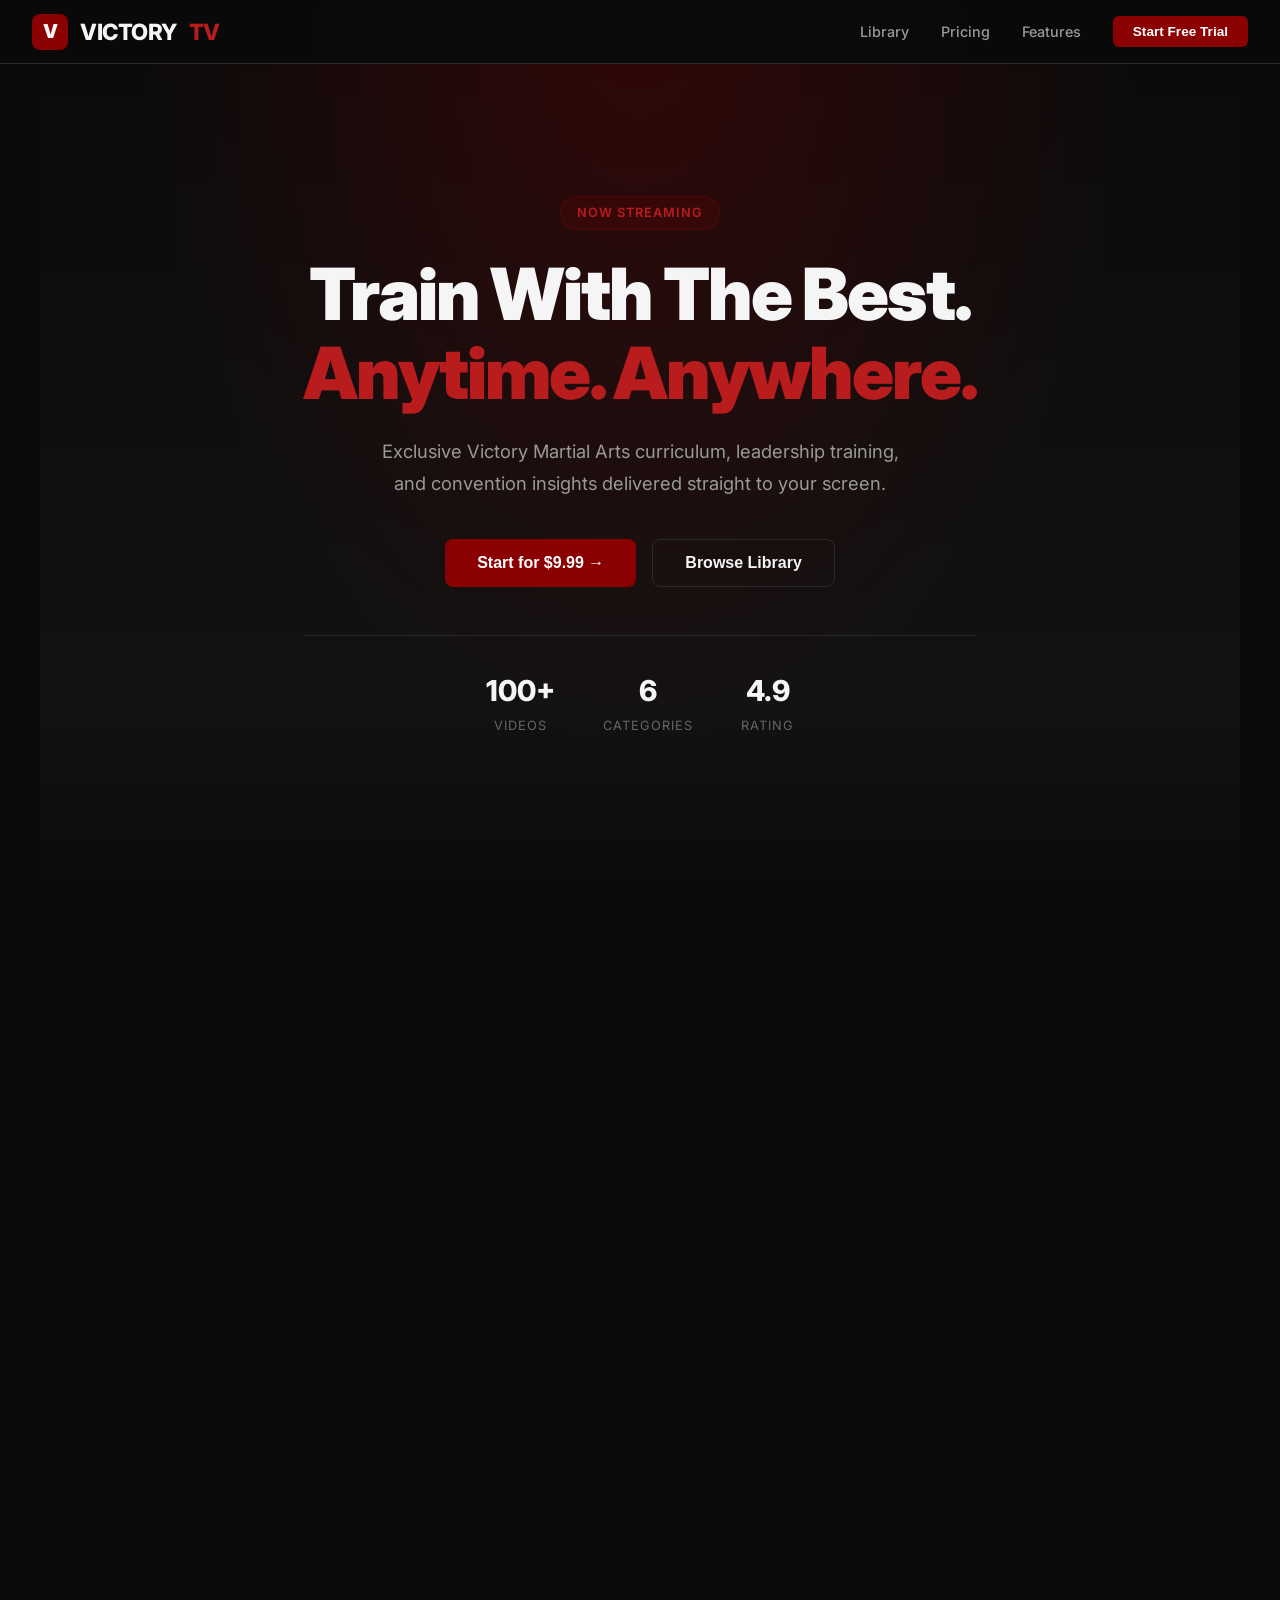
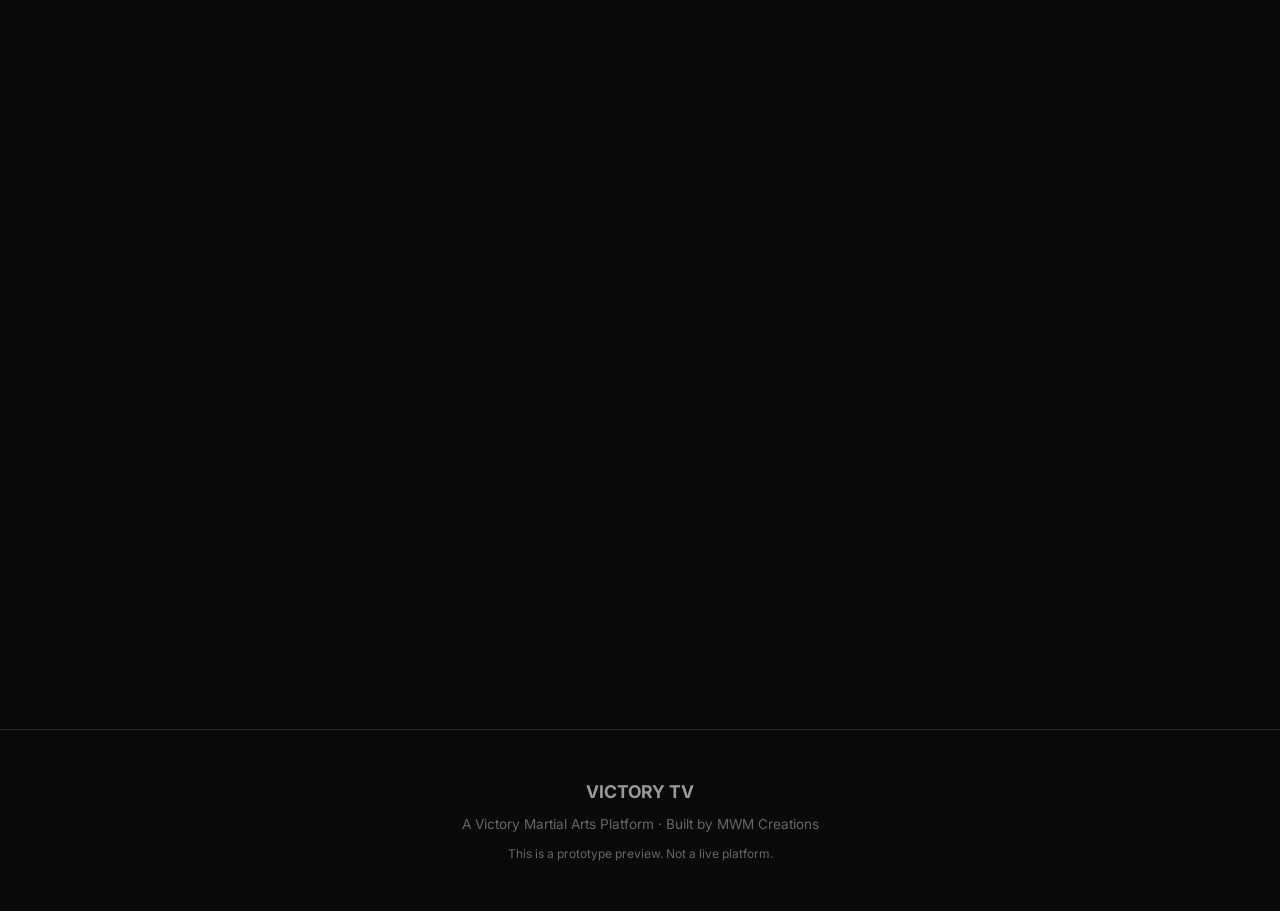
<file: docs/index.html>
<!DOCTYPE html>
<html lang="en">
<head>
<meta charset="UTF-8">
<meta name="viewport" content="width=device-width, initial-scale=1.0">
<title>Victory TV - Stream Martial Arts Anywhere</title>
<style>
  @import url('https://fonts.googleapis.com/css2?family=Inter:wght@300;400;500;600;700;800;900&display=swap');
  * { margin: 0; padding: 0; box-sizing: border-box; }
  :root {
    --bg: #0a0a0a; --surface: #141414; --surface2: #1e1e1e; --border: #2a2a2a;
    --red: #8B0000; --red-light: #b91c1c; --red-glow: rgba(139, 0, 0, 0.3);
    --gold: #d4a853; --text: #f5f5f5; --text-muted: #999; --text-dim: #666; --success: #22c55e;
  }
  body { font-family: 'Inter', -apple-system, sans-serif; background: var(--bg); color: var(--text); line-height: 1.6; overflow-x: hidden; }
  nav { position: fixed; top: 0; left: 0; right: 0; z-index: 100; background: rgba(10,10,10,0.92); backdrop-filter: blur(20px); border-bottom: 1px solid var(--border); padding: 0 2rem; height: 64px; display: flex; align-items: center; justify-content: space-between; }
  .nav-brand { display: flex; align-items: center; gap: 12px; font-size: 1.4rem; font-weight: 800; letter-spacing: -0.5px; }
  .nav-brand .v-icon { width: 36px; height: 36px; background: var(--red); border-radius: 8px; display: flex; align-items: center; justify-content: center; font-weight: 900; font-size: 1.2rem; }
  .nav-brand span { color: var(--red-light); }
  .nav-links { display: flex; gap: 2rem; align-items: center; }
  .nav-links a { color: var(--text-muted); text-decoration: none; font-size: 0.9rem; font-weight: 500; transition: color 0.2s; }
  .nav-links a:hover { color: var(--text); }
  .nav-btn { background: var(--red); color: white; border: none; padding: 8px 20px; border-radius: 6px; font-weight: 600; font-size: 0.85rem; cursor: pointer; transition: all 0.2s; }
  .nav-btn:hover { background: var(--red-light); transform: translateY(-1px); }
  .hero { min-height: 100vh; display: flex; align-items: center; justify-content: center; text-align: center; padding: 6rem 2rem 4rem; background: radial-gradient(ellipse at 50% 0%, var(--red-glow) 0%, transparent 60%), linear-gradient(180deg, var(--bg) 0%, var(--surface) 100%); position: relative; }
  .hero::after { content: ''; position: absolute; bottom: 0; left: 0; right: 0; height: 200px; background: linear-gradient(transparent, var(--bg)); }
  .hero-content { position: relative; z-index: 1; max-width: 800px; }
  .hero-badge { display: inline-flex; align-items: center; gap: 8px; background: rgba(139,0,0,0.15); border: 1px solid rgba(139,0,0,0.3); padding: 6px 16px; border-radius: 20px; font-size: 0.8rem; color: var(--red-light); font-weight: 600; margin-bottom: 1.5rem; text-transform: uppercase; letter-spacing: 1px; }
  .hero h1 { font-size: clamp(2.5rem, 6vw, 4.5rem); font-weight: 900; letter-spacing: -2px; line-height: 1.1; margin-bottom: 1.5rem; }
  .hero h1 em { font-style: normal; color: var(--red-light); }
  .hero p { font-size: 1.15rem; color: var(--text-muted); max-width: 550px; margin: 0 auto 2.5rem; line-height: 1.7; }
  .hero-cta { display: flex; gap: 1rem; justify-content: center; flex-wrap: wrap; }
  .btn-primary { background: var(--red); color: white; border: none; padding: 14px 32px; border-radius: 8px; font-weight: 700; font-size: 1rem; cursor: pointer; transition: all 0.25s; display: inline-flex; align-items: center; gap: 8px; }
  .btn-primary:hover { background: var(--red-light); transform: translateY(-2px); box-shadow: 0 8px 30px var(--red-glow); }
  .btn-secondary { background: transparent; color: var(--text); border: 1px solid var(--border); padding: 14px 32px; border-radius: 8px; font-weight: 600; font-size: 1rem; cursor: pointer; transition: all 0.2s; }
  .btn-secondary:hover { border-color: var(--text-muted); background: var(--surface2); }
  .hero-stats { display: flex; gap: 3rem; justify-content: center; margin-top: 3rem; padding-top: 2rem; border-top: 1px solid var(--border); }
  .hero-stat { text-align: center; }
  .hero-stat .num { font-size: 1.8rem; font-weight: 800; color: var(--text); }
  .hero-stat .label { font-size: 0.8rem; color: var(--text-dim); text-transform: uppercase; letter-spacing: 1px; margin-top: 2px; }
  section { padding: 5rem 2rem; max-width: 1200px; margin: 0 auto; }
  .section-label { font-size: 0.75rem; text-transform: uppercase; letter-spacing: 2px; color: var(--red-light); font-weight: 700; margin-bottom: 0.75rem; }
  .section-title { font-size: 2.2rem; font-weight: 800; letter-spacing: -1px; margin-bottom: 1rem; }
  .section-sub { color: var(--text-muted); font-size: 1.05rem; max-width: 600px; margin-bottom: 3rem; }
  .filter-bar { display: flex; gap: 8px; flex-wrap: wrap; margin-bottom: 2rem; padding-bottom: 1.5rem; border-bottom: 1px solid var(--border); }
  .filter-btn { background: var(--surface2); color: var(--text-muted); border: 1px solid var(--border); padding: 8px 18px; border-radius: 20px; font-size: 0.85rem; font-weight: 500; cursor: pointer; transition: all 0.2s; }
  .filter-btn:hover { border-color: var(--text-dim); color: var(--text); }
  .filter-btn.active { background: var(--red); border-color: var(--red); color: white; font-weight: 600; }
  .video-grid { display: grid; grid-template-columns: repeat(auto-fill, minmax(280px, 1fr)); gap: 1.5rem; }
  .video-card { background: var(--surface); border-radius: 12px; overflow: hidden; border: 1px solid var(--border); transition: all 0.3s; cursor: pointer; }
  .video-card:hover { transform: translateY(-4px); border-color: var(--red); box-shadow: 0 12px 40px rgba(0,0,0,0.4); }
  .video-thumb { position: relative; aspect-ratio: 16/9; overflow: hidden; }
  .video-thumb-bg { width: 100%; height: 100%; display: flex; align-items: center; justify-content: center; font-size: 0.75rem; color: var(--text-dim); position: relative; background-size: cover; background-position: center; }
  .play-btn { width: 52px; height: 52px; background: rgba(139,0,0,0.9); border-radius: 50%; display: flex; align-items: center; justify-content: center; position: absolute; top: 50%; left: 50%; transform: translate(-50%, -50%); opacity: 0; transition: opacity 0.2s; }
  .video-card:hover .play-btn { opacity: 1; }
  .play-btn::after { content: ''; width: 0; height: 0; border-left: 16px solid white; border-top: 10px solid transparent; border-bottom: 10px solid transparent; margin-left: 3px; }
  .video-duration { position: absolute; bottom: 8px; right: 8px; background: rgba(0,0,0,0.8); padding: 2px 8px; border-radius: 4px; font-size: 0.75rem; font-weight: 600; }
  .video-badge { position: absolute; top: 8px; left: 8px; padding: 3px 10px; border-radius: 4px; font-size: 0.7rem; font-weight: 700; text-transform: uppercase; letter-spacing: 0.5px; }
  .badge-new { background: var(--red); color: white; }
  .badge-popular { background: var(--gold); color: #000; }
  .badge-series { background: rgba(255,255,255,0.15); color: white; backdrop-filter: blur(4px); }
  .video-info { padding: 1rem 1.1rem 1.2rem; }
  .video-category { font-size: 0.7rem; text-transform: uppercase; letter-spacing: 1px; color: var(--red-light); font-weight: 600; margin-bottom: 6px; }
  .video-title { font-size: 0.95rem; font-weight: 600; margin-bottom: 6px; line-height: 1.4; }
  .video-meta { display: flex; align-items: center; gap: 12px; font-size: 0.78rem; color: var(--text-dim); }
  .video-meta .dot { width: 3px; height: 3px; background: var(--text-dim); border-radius: 50%; }
  .lock-overlay { position: absolute; top: 0; left: 0; right: 0; bottom: 0; background: rgba(0,0,0,0.7); backdrop-filter: blur(4px); display: flex; flex-direction: column; align-items: center; justify-content: center; gap: 8px; z-index: 2; }
  .lock-icon { font-size: 1.8rem; opacity: 0.8; }
  .lock-text { font-size: 0.75rem; font-weight: 600; color: var(--text-muted); text-transform: uppercase; letter-spacing: 1px; }
  .pricing-grid { display: grid; grid-template-columns: repeat(auto-fit, minmax(300px, 1fr)); gap: 1.5rem; max-width: 750px; margin: 0 auto; }
  .price-card { background: var(--surface); border: 1px solid var(--border); border-radius: 16px; padding: 2.5rem; text-align: center; position: relative; transition: all 0.3s; }
  .price-card.featured { border-color: var(--red); background: linear-gradient(180deg, rgba(139,0,0,0.08) 0%, var(--surface) 100%); transform: scale(1.03); }
  .price-card.featured::before { content: 'MOST POPULAR'; position: absolute; top: -12px; left: 50%; transform: translateX(-50%); background: var(--red); color: white; padding: 4px 16px; border-radius: 12px; font-size: 0.7rem; font-weight: 700; letter-spacing: 1px; }
  .price-name { font-size: 1.1rem; font-weight: 700; margin-bottom: 0.75rem; }
  .price-amount { font-size: 3rem; font-weight: 900; letter-spacing: -2px; }
  .price-amount .currency { font-size: 1.5rem; vertical-align: top; margin-right: 2px; }
  .price-amount .period { font-size: 1rem; color: var(--text-muted); font-weight: 400; }
  .price-note { font-size: 0.85rem; color: var(--text-muted); margin: 0.5rem 0 1.5rem; }
  .price-features { list-style: none; text-align: left; margin-bottom: 2rem; }
  .price-features li { padding: 8px 0; font-size: 0.9rem; color: var(--text-muted); display: flex; align-items: center; gap: 10px; border-bottom: 1px solid var(--border); }
  .price-features li:last-child { border: none; }
  .check { color: var(--success); font-weight: 700; font-size: 1.1rem; }
  .price-btn { width: 100%; padding: 14px; border-radius: 8px; font-weight: 700; font-size: 0.95rem; cursor: pointer; transition: all 0.2s; border: none; }
  .price-btn-primary { background: var(--red); color: white; }
  .price-btn-primary:hover { background: var(--red-light); }
  .price-btn-outline { background: transparent; color: var(--text); border: 1px solid var(--border); }
  .price-btn-outline:hover { border-color: var(--text-muted); }
  .features-grid { display: grid; grid-template-columns: repeat(auto-fit, minmax(250px, 1fr)); gap: 1.5rem; }
  .feature-card { background: var(--surface); border: 1px solid var(--border); border-radius: 12px; padding: 2rem; transition: all 0.2s; }
  .feature-card:hover { border-color: var(--red); }
  .feature-icon { width: 44px; height: 44px; background: rgba(139,0,0,0.15); border-radius: 10px; display: flex; align-items: center; justify-content: center; font-size: 1.3rem; margin-bottom: 1rem; }
  .feature-card h3 { font-size: 1rem; font-weight: 700; margin-bottom: 0.5rem; }
  .feature-card p { font-size: 0.88rem; color: var(--text-muted); line-height: 1.6; }
  .modal-overlay { position: fixed; top: 0; left: 0; right: 0; bottom: 0; background: rgba(0,0,0,0.8); backdrop-filter: blur(8px); z-index: 200; display: none; align-items: center; justify-content: center; padding: 2rem; }
  .modal-overlay.show { display: flex; }
  .modal { background: var(--surface); border: 1px solid var(--border); border-radius: 16px; padding: 2.5rem; max-width: 440px; width: 100%; position: relative; }
  .modal-close { position: absolute; top: 16px; right: 16px; background: none; border: none; color: var(--text-dim); font-size: 1.5rem; cursor: pointer; }
  .modal h2 { font-size: 1.5rem; font-weight: 800; margin-bottom: 0.5rem; }
  .modal p { color: var(--text-muted); font-size: 0.9rem; margin-bottom: 1.5rem; }
  .form-group { margin-bottom: 1rem; }
  .form-group label { display: block; font-size: 0.8rem; font-weight: 600; margin-bottom: 6px; color: var(--text-muted); }
  .form-group input { width: 100%; padding: 12px 14px; background: var(--bg); border: 1px solid var(--border); border-radius: 8px; color: var(--text); font-size: 0.95rem; outline: none; transition: border-color 0.2s; }
  .form-group input:focus { border-color: var(--red); }
  .form-submit { width: 100%; padding: 14px; background: var(--red); color: white; border: none; border-radius: 8px; font-weight: 700; font-size: 1rem; cursor: pointer; margin-top: 0.5rem; transition: background 0.2s; }
  .form-submit:hover { background: var(--red-light); }
  .form-terms { font-size: 0.75rem; color: var(--text-dim); text-align: center; margin-top: 1rem; }
  .success-state { text-align: center; padding: 1rem 0; }
  .success-icon { font-size: 3rem; margin-bottom: 1rem; }
  .player-overlay { position: fixed; top: 0; left: 0; right: 0; bottom: 0; background: rgba(0,0,0,0.95); z-index: 200; display: none; align-items: center; justify-content: center; padding: 2rem; flex-direction: column; }
  .player-overlay.show { display: flex; }
  .player-container { width: 100%; max-width: 900px; aspect-ratio: 16/9; background: var(--surface); border-radius: 12px; display: flex; align-items: center; justify-content: center; flex-direction: column; gap: 1rem; position: relative; border: 1px solid var(--border); }
  .player-placeholder { font-size: 1.1rem; color: var(--text-muted); font-weight: 500; }
  .player-title { color: var(--text); font-size: 1.2rem; font-weight: 700; margin-top: 1.5rem; text-align: center; }
  .player-close { position: absolute; top: -48px; right: 0; background: none; border: none; color: var(--text-muted); font-size: 1.5rem; cursor: pointer; }
  footer { border-top: 1px solid var(--border); padding: 3rem 2rem; text-align: center; color: var(--text-dim); font-size: 0.85rem; }
  footer .footer-brand { font-size: 1.1rem; font-weight: 700; margin-bottom: 0.5rem; color: var(--text-muted); }
  @media (max-width: 768px) { .nav-links { display: none; } .hero-stats { gap: 1.5rem; flex-wrap: wrap; } .pricing-grid { grid-template-columns: 1fr; } .price-card.featured { transform: none; } .hero h1 { font-size: 2.2rem; } }
  .fade-in { opacity: 0; transform: translateY(20px); transition: all 0.6s ease-out; }
  .fade-in.visible { opacity: 1; transform: translateY(0); }
</style>
</head>
<body>
<nav>
  <div class="nav-brand"><div class="v-icon">V</div> VICTORY <span>TV</span></div>
  <div class="nav-links">
    <a href="#library">Library</a>
    <a href="#pricing">Pricing</a>
    <a href="#features">Features</a>
    <button class="nav-btn" onclick="openSignup()">Start Free Trial</button>
  </div>
</nav>
<section class="hero">
  <div class="hero-content">
    <div class="hero-badge">Now Streaming</div>
    <h1>Train With The Best.<br><em>Anytime. Anywhere.</em></h1>
    <p>Exclusive Victory Martial Arts curriculum, leadership training, and convention insights delivered straight to your screen.</p>
    <div class="hero-cta">
      <button class="btn-primary" onclick="openSignup()">Start for $9.99 &rarr;</button>
      <button class="btn-secondary" onclick="scrollTo('#library')">Browse Library</button>
    </div>
    <div class="hero-stats">
      <div class="hero-stat"><div class="num">100+</div><div class="label">Videos</div></div>
      <div class="hero-stat"><div class="num">6</div><div class="label">Categories</div></div>
      <div class="hero-stat"><div class="num">4.9</div><div class="label">Rating</div></div>
    </div>
  </div>
</section>
<section id="library" class="fade-in">
  <div class="section-label">On Demand</div>
  <div class="section-title">Video Library</div>
  <div class="section-sub">Browse the full Victory curriculum. New modules and specials added regularly.</div>
  <div class="filter-bar" id="filterBar">
    <button class="filter-btn active" data-cat="all">All Content</button>
    <button class="filter-btn" data-cat="blackbelt">Black Belt Curriculum</button>
    <button class="filter-btn" data-cat="leadership">Leadership Classes</button>
    <button class="filter-btn" data-cat="legacy">Legacy Classes</button>
    <button class="filter-btn" data-cat="demo">Demo Team</button>
    <button class="filter-btn" data-cat="convention">World Convention</button>
    <button class="filter-btn" data-cat="specials">Victory TV Specials</button>
  </div>
  <div class="video-grid" id="videoGrid"></div>
</section>
<section id="pricing" class="fade-in">
  <div style="text-align:center;">
    <div class="section-label">Simple Pricing</div>
    <div class="section-title">One Price. Full Access.</div>
    <div class="section-sub" style="margin:0 auto 3rem;">No hidden fees. Cancel anytime. Train on your schedule.</div>
  </div>
  <div class="pricing-grid">
    <div class="price-card">
      <div class="price-name">Intro Offer</div>
      <div class="price-amount"><span class="currency">$</span>9<span class="period">.99/mo</span></div>
      <div class="price-note">First 30 days only</div>
      <ul class="price-features">
        <li><span class="check">&check;</span> Full video library access</li>
        <li><span class="check">&check;</span> All categories included</li>
        <li><span class="check">&check;</span> Watch on any device</li>
        <li><span class="check">&check;</span> New content weekly</li>
        <li><span class="check">&check;</span> Cancel anytime</li>
      </ul>
      <button class="price-btn price-btn-outline" onclick="openSignup()">Get Started</button>
    </div>
    <div class="price-card featured">
      <div class="price-name">Monthly Membership</div>
      <div class="price-amount"><span class="currency">$</span>14<span class="period">.99/mo</span></div>
      <div class="price-note">After introductory period</div>
      <ul class="price-features">
        <li><span class="check">&check;</span> Everything in Intro</li>
        <li><span class="check">&check;</span> Exclusive member content</li>
        <li><span class="check">&check;</span> Priority new releases</li>
        <li><span class="check">&check;</span> Community access</li>
        <li><span class="check">&check;</span> Download for offline</li>
      </ul>
      <button class="price-btn price-btn-primary" onclick="openSignup()">Subscribe Now</button>
    </div>
  </div>
</section>
<section id="features" class="fade-in">
  <div class="section-label">Why Victory TV</div>
  <div class="section-title">The Victory Way, On Screen</div>
  <div class="section-sub">Everything that makes Victory special, now available anywhere in the world.</div>
  <div class="features-grid">
    <div class="feature-card"><div class="feature-icon">&#127941;</div><h3>Official Victory Curriculum</h3><p>The same proven system taught at Victory schools worldwide, structured into clear modules from white to black belt.</p></div>
    <div class="feature-card"><div class="feature-icon">&#128241;</div><h3>Any Device</h3><p>Stream on your phone, tablet, laptop, or TV. Your training goes where you go.</p></div>
    <div class="feature-card"><div class="feature-icon">&#127775;</div><h3>Leadership & Legacy</h3><p>Go beyond technique with leadership development and legacy classes that define the Victory culture.</p></div>
    <div class="feature-card"><div class="feature-icon">&#128197;</div><h3>New Modules Regularly</h3><p>Fresh content, convention recaps, and Victory TV Specials added on a regular basis to keep members engaged.</p></div>
    <div class="feature-card"><div class="feature-icon">&#128100;</div><h3>All Levels Welcome</h3><p>From first-day beginners to seasoned black belts, every module is designed for the right stage of the journey.</p></div>
    <div class="feature-card"><div class="feature-icon">&#127760;</div><h3>World Convention Access</h3><p>Exclusive insights and recordings from the Victory World Convention, available only to members.</p></div>
  </div>
</section>
<footer>
  <div class="footer-brand">VICTORY TV</div>
  <p>A Victory Martial Arts Platform &middot; Built by MWM Creations</p>
  <p style="margin-top:0.5rem; font-size:0.75rem;">This is a prototype preview. Not a live platform.</p>
</footer>
<div class="modal-overlay" id="signupModal">
  <div class="modal">
    <button class="modal-close" onclick="closeSignup()">&times;</button>
    <div id="signupForm">
      <h2>Start Your Free Trial</h2>
      <p>Get full access for just $9.99 for your first 30 days.</p>
      <div class="form-group"><label>Full Name</label><input type="text" placeholder="John Doe" id="nameInput"></div>
      <div class="form-group"><label>Email Address</label><input type="email" placeholder="john@example.com" id="emailInput"></div>
      <div class="form-group"><label>Password</label><input type="password" placeholder="Create a password" id="passInput"></div>
      <button class="form-submit" onclick="submitSignup()">Create Account &mdash; $9.99/mo</button>
      <div class="form-terms">By signing up you agree to our Terms of Service and Privacy Policy</div>
    </div>
    <div id="signupSuccess" style="display:none;">
      <div class="success-state">
        <div class="success-icon">&#9989;</div>
        <h2>Welcome to Victory TV!</h2>
        <p style="color:var(--text-muted); margin:0.5rem 0 1.5rem;">Your account has been created. You now have full access to the entire video library.</p>
        <button class="form-submit" onclick="activateMember()">Start Watching &rarr;</button>
      </div>
    </div>
  </div>
</div>
<div class="player-overlay" id="playerModal">
  <div style="width:100%; max-width:900px; position:relative;">
    <button class="player-close" onclick="closePlayer()">&times; Close</button>
    <div class="player-container">
      <div style="font-size:3rem; opacity:0.3;">&#9654;</div>
      <div class="player-placeholder">Video Player Placeholder</div>
      <div style="font-size:0.8rem; color:var(--text-dim);">Actual video content will stream here via Wix</div>
    </div>
    <div class="player-title" id="playerTitle"></div>
  </div>
</div>
<script>
  const videos = [
    { title: "White to Yellow Belt: Foundation Module", cat: "blackbelt", level: "Beginner", coach: "Master Victory", duration: "32:15", badge: "popular", thumb: "blackbelt" },
    { title: "Orange Belt: Stance & Strikes", cat: "blackbelt", level: "Beginner", coach: "Master Victory", duration: "28:40", badge: null, thumb: "leadership" },
    { title: "Green Belt: Combinations & Flow", cat: "blackbelt", level: "Intermediate", coach: "Master Victory", duration: "35:10", badge: "series", thumb: "legacy" },
    { title: "Blue Belt: Advanced Techniques", cat: "blackbelt", level: "Intermediate", coach: "Master Victory", duration: "30:25", badge: null, thumb: "demo" },
    { title: "Red Belt: Competition Prep", cat: "blackbelt", level: "Advanced", coach: "Master Victory", duration: "38:50", badge: "new" },
    { title: "Leadership Foundations: What It Means to Lead", cat: "leadership", level: "All Levels", coach: "Master Victory", duration: "22:30", badge: "popular" },
    { title: "Instructor Development Module 1", cat: "leadership", level: "Advanced", coach: "Master Victory", duration: "26:45", badge: null },
    { title: "Building Confidence in Young Leaders", cat: "leadership", level: "Beginner", coach: "Master Victory", duration: "19:20", badge: "new" },
    { title: "The Victory Mindset: Discipline & Focus", cat: "leadership", level: "All Levels", coach: "Master Victory", duration: "24:10", badge: null },
    { title: "Legacy Series: The Origins of Victory", cat: "legacy", level: "All Levels", coach: "Master Victory", duration: "28:00", badge: "popular" },
    { title: "Traditional Forms & Kata", cat: "legacy", level: "Intermediate", coach: "Master Victory", duration: "34:15", badge: "series" },
    { title: "Legacy of Respect: Values in Training", cat: "legacy", level: "All Levels", coach: "Master Victory", duration: "20:30", badge: null },
    { title: "Demo Team Choreography: Basics", cat: "demo", level: "Intermediate", coach: "Demo Team Coach", duration: "25:40", badge: "new" },
    { title: "Synchronized Routines & Timing", cat: "demo", level: "Advanced", coach: "Demo Team Coach", duration: "31:55", badge: null },
    { title: "Performance Skills & Stage Presence", cat: "demo", level: "All Levels", coach: "Demo Team Coach", duration: "18:30", badge: "popular" },
    { title: "Victory World Convention 2025 Highlights", cat: "convention", level: "All Levels", coach: "Victory HQ", duration: "45:00", badge: "new" },
    { title: "Convention Workshop: Advanced Sparring", cat: "convention", level: "Advanced", coach: "Guest Master", duration: "38:20", badge: null },
    { title: "Keynote: The Future of Victory", cat: "convention", level: "All Levels", coach: "Master Victory", duration: "29:15", badge: "popular" },
    { title: "Behind the Scenes: A Day at Victory HQ", cat: "specials", level: "All Levels", coach: "Victory TV", duration: "22:45", badge: "new" },
    { title: "Student Spotlight: Black Belt Journeys", cat: "specials", level: "All Levels", coach: "Victory TV", duration: "18:10", badge: "popular" },
    { title: "Training Tips: Home Practice Essentials", cat: "specials", level: "Beginner", coach: "Victory TV", duration: "15:30", badge: null },
  ];
  const catColors = {
    'blackbelt': ['#1a0a0a','#5e1a1a'],
    'leadership': ['#1a1a0a','#4e4e1a'],
    'legacy': ['#0a1a2e','#1a3d6e'],
    'demo': ['#2e0a2e','#5e1a5e'],
    'convention': ['#0a2e1a','#1a5e3d'],
    'specials': ['#2e1a0a','#6e3d1a']
  };
  const catThumbs = {"blackbelt": "[data-uri]", "leadership": "[data-uri]", "legacy": "[data-uri]", "demo": "[data-uri]", "convention": "[data-uri]", "specials": "[data-uri]"};
  let isMember = false;
  function renderVideos(filter) {
    const grid = document.getElementById('videoGrid');
    const filtered = filter === 'all' ? videos : videos.filter(v => v.cat === filter);
    grid.innerHTML = filtered.map((v, i) => {
      const colors = catColors[v.cat];
      const thumb = v.thumb ? catThumbs[v.thumb] : catThumbs[v.cat];
      const locked = !isMember && i > 3;
      const badgeHTML = v.badge ? `<div class="video-badge badge-${v.badge}">${v.badge}</div>` : '';
      const lockHTML = locked ? `<div class="lock-overlay"><div class="lock-icon">&#128274;</div><div class="lock-text">Members Only</div></div>` : '';
      const catLabels = { blackbelt: 'Black Belt Curriculum', leadership: 'Leadership', legacy: 'Legacy Classes', demo: 'Demo Team', convention: 'World Convention', specials: 'Victory TV Specials' };
      const catLabel = catLabels[v.cat] || v.cat;
      return `
        <div class="video-card" onclick="${locked ? 'openSignup()' : `openPlayer('${v.title.replace(/'/g, "\\'")}')`}">
          <div class="video-thumb">
            <div class="video-thumb-bg" style="background:url(${thumb}) center/cover no-repeat, linear-gradient(135deg,${colors[0]},${colors[1]})">
              ${badgeHTML}
              <div class="play-btn"></div>
              <div class="video-duration">${v.duration}</div>
              ${lockHTML}
            </div>
          </div>
          <div class="video-info">
            <div class="video-category">${catLabel}</div>
            <div class="video-title">${v.title}</div>
            <div class="video-meta">
              <span>${v.coach}</span>
              <span class="dot"></span>
              <span>${v.level}</span>
            </div>
          </div>
        </div>`;
    }).join('');
  }
  document.getElementById('filterBar').addEventListener('click', e => {
    if (!e.target.classList.contains('filter-btn')) return;
    document.querySelectorAll('.filter-btn').forEach(b => b.classList.remove('active'));
    e.target.classList.add('active');
    renderVideos(e.target.dataset.cat);
  });
  function openSignup() { document.getElementById('signupModal').classList.add('show'); document.getElementById('signupForm').style.display = 'block'; document.getElementById('signupSuccess').style.display = 'none'; }
  function closeSignup() { document.getElementById('signupModal').classList.remove('show'); }
  function submitSignup() { const n = document.getElementById('nameInput').value; const e = document.getElementById('emailInput').value; if (!n || !e) { alert('Please fill in all fields'); return; } document.getElementById('signupForm').style.display = 'none'; document.getElementById('signupSuccess').style.display = 'block'; }
  function activateMember() { isMember = true; closeSignup(); renderVideos(document.querySelector('.filter-btn.active').dataset.cat); }
  function openPlayer(title) { document.getElementById('playerTitle').textContent = title; document.getElementById('playerModal').classList.add('show'); }
  function closePlayer() { document.getElementById('playerModal').classList.remove('show'); }
  function scrollTo(sel) { document.querySelector(sel).scrollIntoView({ behavior: 'smooth' }); }
  document.addEventListener('keydown', e => { if (e.key === 'Escape') { closeSignup(); closePlayer(); } });
  const obs = new IntersectionObserver(entries => { entries.forEach(e => { if (e.isIntersecting) { e.target.classList.add('visible'); obs.unobserve(e.target); }}); }, { threshold: 0.1 });
  document.querySelectorAll('.fade-in').forEach(el => obs.observe(el));
  renderVideos('all');
</script>
</body>
</html>
</file>
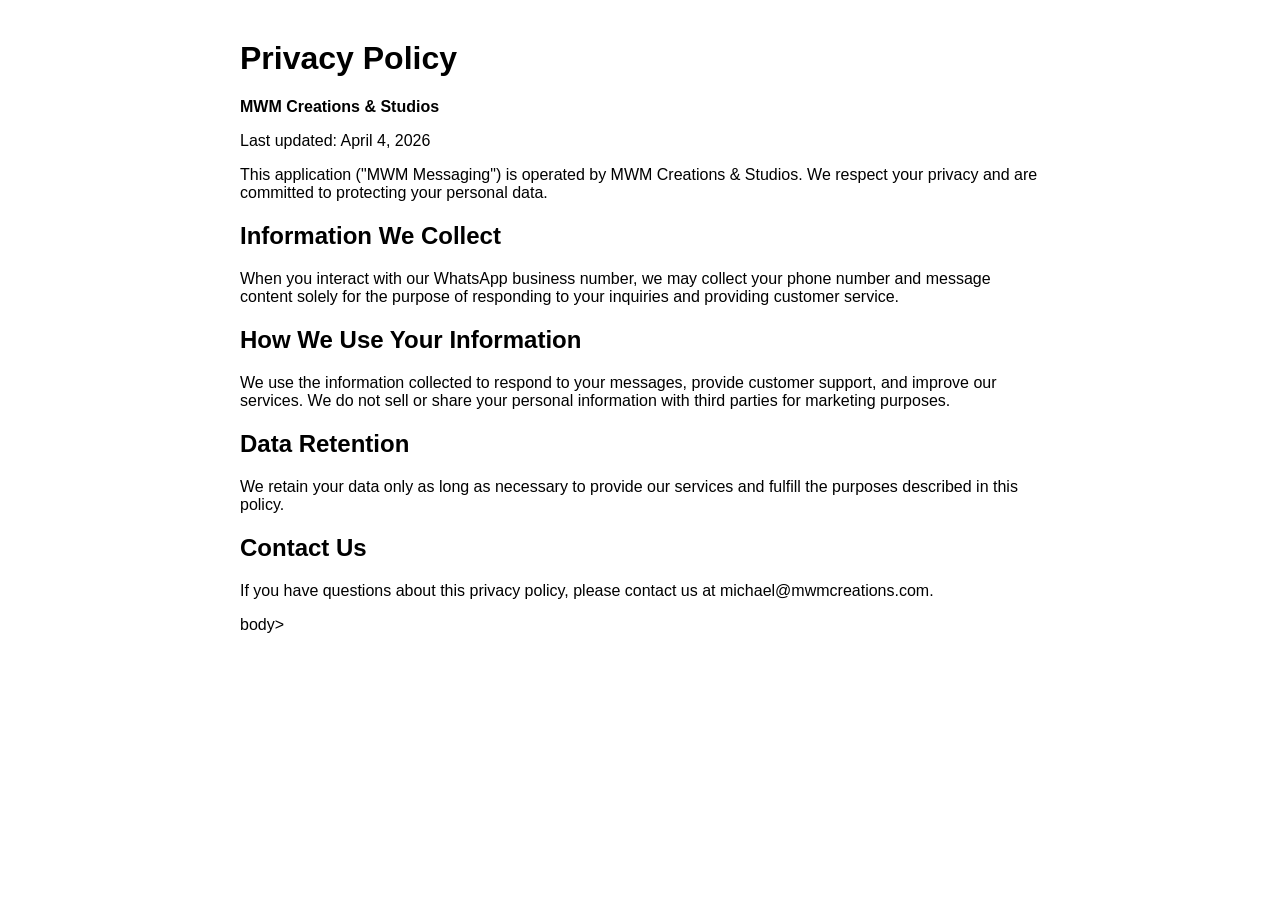
<file: static/privacy-policy.html>
<!DOCTYPE html>
<html><head><title>Privacy Policy - MWM Creations</title></head>
<body style="font-family:sans-serif;max-width:800px;margin:40px auto;padding:0 20px;">
<h1>Privacy Policy</h1>
<p><strong>MWM Creations &amp; Studios</strong></p>
<p>Last updated: April 4, 2026</p>
<p>This application ("MWM Messaging") is operated by MWM Creations &amp; Studios. We respect your privacy and are committed to protecting your personal data.</p>
<h2>Information We Collect</h2>
<p>When you interact with our WhatsApp business number, we may collect your phone number and message content solely for the purpose of responding to your inquiries and providing customer service.</p>
<h2>How We Use Your Information</h2>
<p>We use the information collected to respond to your messages, provide customer support, and improve our services. We do not sell or share your personal information with third parties for marketing purposes.</p>
<h2>Data Retention</h2>
<p>We retain your data only as long as necessary to provide our services and fulfill the purposes described in this policy.</p>
<h2>Contact Us</h2>
<p>If you have questions about this privacy policy, please contact us at michael@mwmcreations.com.</p>
</body>body></html></strong></p></h1></title></head></html>
</file>
